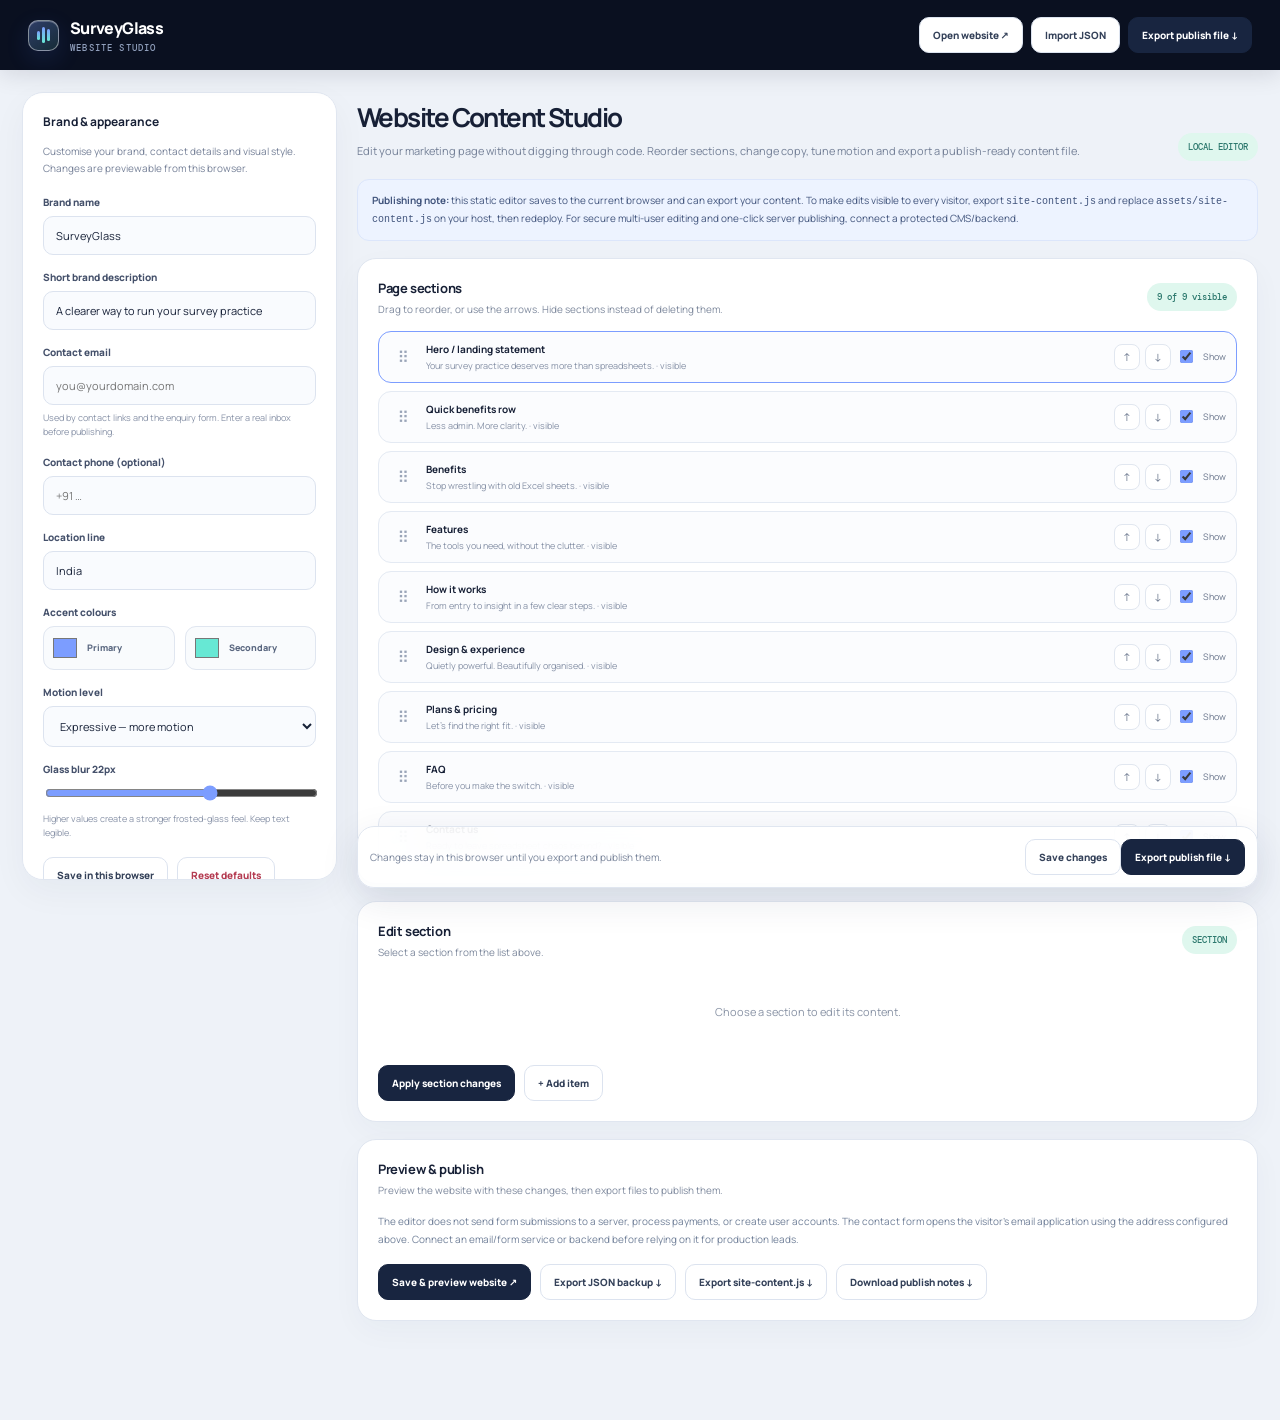
<file: SurveyGlass-Website/editor.html>
<!doctype html>
<html lang="en">
<head>
  <meta charset="utf-8">
  <meta name="viewport" content="width=device-width, initial-scale=1">
  <meta name="theme-color" content="#0a1020">
  <title>SurveyGlass — Website Content Editor</title>
  <link rel="icon" href="assets/favicon.svg" type="image/svg+xml">
  <link rel="stylesheet" href="assets/styles.css">
</head>
<body class="editor-page">
  <header class="editor-topbar">
    <a class="editor-top-brand" href="index.html"><span class="brand-mark"><span></span><span></span><span></span></span><span>SurveyGlass <small>WEBSITE STUDIO</small></span></a>
    <div class="editor-top-actions"><a href="index.html" class="editor-button" target="_blank" rel="noopener">Open website ↗</a><button class="editor-button" id="importButton">Import JSON</button><button class="editor-button primary" id="exportJsButton">Export publish file ↓</button><input id="importFile" type="file" accept="application/json,.json" class="hidden"></div>
  </header>
  <div class="editor-layout">
    <aside class="editor-sidebar">
      <h2>Brand & appearance</h2><p class="help">Customise your brand, contact details and visual style. Changes are previewable from this browser.</p>
      <div class="editor-control"><label for="brandInput">Brand name</label><input id="brandInput" type="text" maxlength="80"></div>
      <div class="editor-control"><label for="descriptorInput">Short brand description</label><input id="descriptorInput" type="text" maxlength="160"></div>
      <div class="editor-control"><label for="contactEmailSetting">Contact email</label><input id="contactEmailSetting" type="email" placeholder="you@yourdomain.com"><small>Used by contact links and the enquiry form. Enter a real inbox before publishing.</small></div>
      <div class="editor-control"><label for="contactPhoneSetting">Contact phone (optional)</label><input id="contactPhoneSetting" type="tel" placeholder="+91 …"></div>
      <div class="editor-control"><label for="contactLocationSetting">Location line</label><input id="contactLocationSetting" type="text" placeholder="India"></div>
      <div class="editor-control"><label>Accent colours</label><div class="editor-color-row"><div class="editor-color"><input type="color" id="accentColor"><span>Primary</span></div><div class="editor-color"><input type="color" id="accent2Color"><span>Secondary</span></div></div></div>
      <div class="editor-control"><label for="motionSelect">Motion level</label><select id="motionSelect"><option value="high">Expressive — more motion</option><option value="subtle">Subtle — calmer motion</option><option value="off">Reduced motion</option></select></div>
      <div class="editor-control"><label for="glassRange">Glass blur <output id="glassValue">22px</output></label><input id="glassRange" type="range" min="0" max="36" value="22" style="width:100%;accent-color:var(--accent)"><small>Higher values create a stronger frosted-glass feel. Keep text legible.</small></div>
      <div class="editor-actions-row"><button class="editor-button" id="saveButton">Save in this browser</button><button class="editor-button danger" id="resetButton">Reset defaults</button></div>
    </aside>
    <main class="editor-main">
      <div class="editor-heading"><div><h1>Website Content Studio</h1><p>Edit your marketing page without digging through code. Reorder sections, change copy, tune motion and export a publish-ready content file.</p></div><span class="status-pill" id="saveStatus">LOCAL EDITOR</span></div>
      <div class="editor-notice"><strong>Publishing note:</strong> this static editor saves to the current browser and can export your content. To make edits visible to every visitor, export <code>site-content.js</code> and replace <code>assets/site-content.js</code> on your host, then redeploy. For secure multi-user editing and one-click server publishing, connect a protected CMS/backend.</div>
      <section class="editor-panel">
        <div class="editor-panel-head"><div><h2>Page sections</h2><p>Drag to reorder, or use the arrows. Hide sections instead of deleting them.</p></div><span class="status-pill" id="visibleCount">9 visible</span></div>
        <div class="section-list" id="sectionList"></div>
      </section>
      <section class="editor-panel" id="sectionEditorPanel">
        <div class="editor-panel-head"><div><h2 id="activeSectionTitle">Edit section</h2><p id="activeSectionSub">Select a section from the list above.</p></div><span class="status-pill" id="sectionTypeBadge">SECTION</span></div>
        <div id="sectionFields"><div class="editor-empty">Choose a section to edit its content.</div></div>
        <div class="editor-actions-row"><button class="editor-button primary" id="saveSectionButton">Apply section changes</button><button class="editor-button" id="addItemButton">+ Add item</button></div>
      </section>
      <section class="editor-panel">
        <div class="editor-panel-head"><div><h2>Preview & publish</h2><p>Preview the website with these changes, then export files to publish them.</p></div></div>
        <p class="editor-preview-note">The editor does not send form submissions to a server, process payments, or create user accounts. The contact form opens the visitor's email application using the address configured above. Connect an email/form service or backend before relying on it for production leads.</p>
        <div class="editor-actions-row"><button class="editor-button primary" id="previewButton">Save & preview website ↗</button><button class="editor-button" id="exportJsonButton">Export JSON backup ↓</button><button class="editor-button" id="exportJsButtonBottom">Export site-content.js ↓</button><button class="editor-button" id="downloadReadmeButton">Download publish notes ↓</button></div>
      </section>
      <div class="editor-bottom-actions"><span id="bottomStatus">Changes stay in this browser until you export and publish them.</span><div><button class="editor-button" id="saveBottomButton">Save changes</button><button class="editor-button primary" id="publishBottomButton">Export publish file ↓</button></div></div>
    </main>
  </div>
  <div class="toast-region" id="toastRegion" aria-live="polite" aria-atomic="true"></div>
  <script src="assets/site-content.js"></script>
  <script src="assets/editor.js"></script>
</body>
</html>
</file>
<file: SurveyGlass-Website/assets/styles.css>
@import url('https://fonts.googleapis.com/css2?family=DM+Mono:wght@400;500&family=Manrope:wght@400;500;600;700;800&display=swap');
:root{--ink:#f7f8ff;--muted:#9ca9c4;--night:#090e1b;--night2:#0d1426;--panel:rgba(255,255,255,.065);--panel2:rgba(255,255,255,.105);--line:rgba(255,255,255,.12);--accent:#7c9dff;--accent2:#67e8d4;--text:#141b2d;--body:#5a6479;--surface:#f6f8fc;--white:#fff;--lightline:#e5e9f2;--shadow:0 26px 80px rgba(18,30,60,.12);--radius:26px;--ease:cubic-bezier(.2,.75,.25,1);--motion-factor:1; color-scheme:light dark}
*{box-sizing:border-box}html{scroll-behavior:smooth;scroll-padding-top:100px}body{margin:0;font-family:Manrope,Inter,system-ui,-apple-system,BlinkMacSystemFont,"Segoe UI",sans-serif;color:var(--text);background:var(--surface);overflow-x:hidden}body.reduce-motion *,body.reduce-motion *::before,body.reduce-motion *::after{animation-duration:.01ms!important;animation-iteration-count:1!important;transition-duration:.01ms!important;scroll-behavior:auto!important}a{color:inherit;text-decoration:none}button,input,textarea,select{font:inherit}button{cursor:pointer}button:focus-visible,a:focus-visible,input:focus-visible,textarea:focus-visible,select:focus-visible{outline:3px solid color-mix(in srgb,var(--accent) 75%,white);outline-offset:3px}.scroll-progress{position:fixed;z-index:1000;top:0;left:0;width:100%;height:3px;background:transparent}.scroll-progress span{height:100%;width:0;display:block;background:linear-gradient(90deg,var(--accent),var(--accent2));box-shadow:0 0 16px var(--accent)}
.site-header{position:sticky;top:0;z-index:100;display:flex;align-items:center;justify-content:space-between;gap:24px;padding:17px clamp(20px,5vw,78px);background:rgba(9,14,27,.78);border-bottom:1px solid rgba(255,255,255,.09);backdrop-filter:blur(24px) saturate(145%);-webkit-backdrop-filter:blur(24px) saturate(145%);color:#f8faff}.brand{display:inline-flex;align-items:center;gap:11px;flex-shrink:0;font-weight:800;letter-spacing:-.04em;font-size:19px}.brand-mark{width:31px;height:31px;border:1px solid rgba(255,255,255,.45);border-radius:10px;display:flex;align-items:center;justify-content:center;gap:2px;background:linear-gradient(145deg,rgba(124,157,255,.32),rgba(103,232,212,.13));box-shadow:inset 0 1px 0 rgba(255,255,255,.24),0 8px 24px rgba(80,118,255,.14)}.brand-mark span{width:3px;border-radius:4px;background:linear-gradient(var(--accent),var(--accent2));display:block}.brand-mark span:nth-child(1){height:9px}.brand-mark span:nth-child(2){height:16px}.brand-mark span:nth-child(3){height:12px}.desktop-nav{display:flex;align-items:center;gap:clamp(18px,2.5vw,36px);color:#bbc5dc;font-size:12px;font-weight:700}.desktop-nav a,.mobile-nav a{transition:color .2s}.desktop-nav a:hover,.mobile-nav a:hover{color:#fff}.header-actions{display:flex;align-items:center;gap:11px}.button{display:inline-flex;align-items:center;justify-content:center;gap:11px;border:1px solid transparent;border-radius:999px;padding:14px 21px;font-size:12px;font-weight:800;letter-spacing:-.01em;transition:transform .28s var(--ease),box-shadow .28s,border-color .28s,background .28s;position:relative;overflow:hidden}.button:hover{transform:translateY(-3px)}.button:active{transform:translateY(-1px) scale(.985)}.button-primary{color:#071020;background:linear-gradient(115deg,var(--accent),color-mix(in srgb,var(--accent2) 55%,var(--accent)));box-shadow:0 8px 30px color-mix(in srgb,var(--accent) 25%,transparent),inset 0 1px 0 rgba(255,255,255,.75)}.button-primary:hover{box-shadow:0 14px 40px color-mix(in srgb,var(--accent) 34%,transparent)}.button-secondary{color:#f7f8ff;background:rgba(255,255,255,.055);border-color:rgba(255,255,255,.2);backdrop-filter:blur(12px)}.button-secondary:hover{background:rgba(255,255,255,.1);border-color:rgba(255,255,255,.32)}.button-small{padding:11px 16px;font-size:11px}.button-light{background:#fff;color:#111a2b;box-shadow:0 8px 28px rgba(0,0,0,.15)}.icon-button{width:38px;height:38px;border-radius:13px;background:rgba(255,255,255,.06);border:1px solid rgba(255,255,255,.12);color:white;display:grid;place-items:center;font-size:19px;transition:background .2s,transform .2s}.icon-button:hover{background:rgba(255,255,255,.13);transform:translateY(-2px)}.menu-toggle,.mobile-nav{display:none}
#dynamicSections{overflow:hidden}.section{position:relative;padding:112px clamp(20px,7vw,110px);isolation:isolate}.section-inner{max-width:1220px;margin:0 auto;position:relative;z-index:1}.section-light{background:var(--surface);color:var(--text)}.section-white{background:#fff;color:var(--text)}.section-dark{background:linear-gradient(150deg,#0b1020 0%,#0f1931 60%,#0b1325 100%);color:#f8faff}.section-hero{padding-top:75px;padding-bottom:100px;background:radial-gradient(ellipse at 77% 34%,rgba(61,100,206,.2),transparent 37%),radial-gradient(ellipse at 8% 0%,rgba(82,212,201,.08),transparent 38%),linear-gradient(145deg,#080d19 0%,#10182e 54%,#0b1224 100%);color:#f7f8ff;min-height:740px;display:flex;align-items:center}.section-hero::before{content:"";position:absolute;inset:0;opacity:.22;z-index:-1;background-image:linear-gradient(rgba(255,255,255,.035) 1px,transparent 1px),linear-gradient(90deg,rgba(255,255,255,.035) 1px,transparent 1px);background-size:62px 62px;mask-image:linear-gradient(90deg,#000,transparent 88%)}.hero-layout{display:grid;grid-template-columns:1fr 1.08fr;align-items:center;gap:clamp(28px,5vw,75px)}.eyebrow{display:inline-flex;align-items:center;gap:9px;font:500 10px/1.4 "DM Mono",monospace;text-transform:uppercase;letter-spacing:.16em;color:color-mix(in srgb,var(--accent2) 75%,white);margin-bottom:24px}.eyebrow::before{content:"";width:21px;height:1px;background:currentColor;box-shadow:0 0 10px currentColor}.hero-copy h1{font-size:clamp(42px,5.7vw,76px);line-height:1.02;letter-spacing:-.07em;font-weight:800;max-width:670px;margin:0 0 25px}.hero-copy h1 em{font-style:normal;color:transparent;background:linear-gradient(106deg,var(--accent),#b4c7ff 50%,var(--accent2));background-clip:text;-webkit-background-clip:text;position:relative}.hero-copy>p{font-size:15px;line-height:1.9;color:#aeb9d1;max-width:520px;margin:0 0 30px}.hero-actions{display:flex;flex-wrap:wrap;gap:12px}.hero-bullets{display:flex;flex-wrap:wrap;gap:8px;margin-top:28px}.mini-pill{font-size:10px;font-weight:700;color:#c9d2e6;display:inline-flex;align-items:center;gap:7px;background:rgba(255,255,255,.045);border:1px solid rgba(255,255,255,.1);border-radius:999px;padding:9px 12px}.mini-pill::before{content:"✓";color:var(--accent2);font-size:12px}.hero-visual{position:relative;min-width:0;perspective:1300px;animation:heroFloat 9s ease-in-out infinite}.product-window{position:relative;padding:14px;border:1px solid rgba(255,255,255,.2);border-radius:28px;background:linear-gradient(140deg,rgba(255,255,255,.16),rgba(255,255,255,.035));box-shadow:0 50px 130px rgba(0,0,0,.36),inset 0 1px 0 rgba(255,255,255,.3);backdrop-filter:blur(24px);transform:rotateY(-7deg) rotateX(3deg);transform-style:preserve-3d}.window-top{height:32px;display:flex;align-items:center;justify-content:space-between;padding:0 6px 11px;color:#aebbd6;font-size:9px;letter-spacing:.08em}.window-dots{display:flex;gap:5px}.window-dots i{width:6px;height:6px;border-radius:50%;background:rgba(255,255,255,.28)}.window-title{font-size:10px;color:#eef3ff;font-weight:700;letter-spacing:0}.dashboard-ui{display:grid;grid-template-columns:95px 1fr;min-height:390px;overflow:hidden;border:1px solid rgba(255,255,255,.1);border-radius:18px;background:rgba(8,13,26,.76)}.mock-sidebar{padding:16px 10px;border-right:1px solid rgba(255,255,255,.08);background:rgba(255,255,255,.025)}.mock-logo{height:23px;display:flex;gap:4px;align-items:center;margin-bottom:23px}.mock-logo i{height:4px;width:4px;border-radius:50%;background:var(--accent)}.mock-logo b{font-size:8px;color:#e5ebfa}.mock-nav-item{font-size:7px;color:#7f8ba9;border-radius:7px;padding:8px 6px;margin-bottom:4px}.mock-nav-item.active{background:rgba(124,157,255,.18);color:#dfe7ff;box-shadow:inset 2px 0 var(--accent)}.mock-main{padding:18px;min-width:0}.mock-greeting{display:flex;align-items:center;justify-content:space-between;gap:10px;margin-bottom:17px}.mock-greeting h3{font-size:15px;letter-spacing:-.04em;margin:0 0 3px;color:#f5f7ff}.mock-greeting p{font-size:7px;color:#8090b2;margin:0}.mock-avatar{height:24px;width:24px;border-radius:50%;background:linear-gradient(145deg,var(--accent),var(--accent2));box-shadow:0 0 20px rgba(124,157,255,.3)}.mock-metrics{display:grid;grid-template-columns:repeat(3,1fr);gap:7px}.mock-metric{padding:11px 10px;background:rgba(255,255,255,.045);border:1px solid rgba(255,255,255,.085);border-radius:10px}.mock-metric label{display:block;color:#7e8dad;font-size:6px;margin-bottom:8px}.mock-metric strong{display:block;color:#f8faff;font-size:14px;letter-spacing:-.05em}.mock-metric small{display:block;font-size:6px;color:var(--accent2);margin-top:6px}.mock-panel{margin-top:11px;padding:13px;background:rgba(255,255,255,.035);border:1px solid rgba(255,255,255,.075);border-radius:11px}.mock-panel-head{display:flex;align-items:center;justify-content:space-between;color:#e8edfa;font-size:8px;margin-bottom:14px}.mock-panel-head span{font-size:6px;color:#8491ad}.chart-bars{height:100px;display:flex;align-items:end;gap:10px;padding:0 8px 13px;border-bottom:1px solid rgba(255,255,255,.09);position:relative}.chart-bars::before,.chart-bars::after{content:"";position:absolute;left:0;right:0;border-top:1px dashed rgba(255,255,255,.08)}.chart-bars::before{top:25%}.chart-bars::after{top:55%}.chart-bar-pair{height:100%;display:flex;align-items:end;gap:3px;flex:1;position:relative;z-index:1}.chart-bar-pair i{width:50%;border-radius:4px 4px 1px 1px;background:linear-gradient(180deg,var(--accent),rgba(124,157,255,.25));animation:barRise 1.2s var(--ease) both}.chart-bar-pair i:last-child{background:linear-gradient(180deg,var(--accent2),rgba(103,232,212,.2))}.chart-bar-pair:nth-child(1) i{height:32%}.chart-bar-pair:nth-child(2) i{height:55%}.chart-bar-pair:nth-child(3) i{height:44%}.chart-bar-pair:nth-child(4) i{height:70%}.chart-bar-pair:nth-child(5) i{height:62%}.chart-bar-pair:nth-child(6) i{height:86%}.chart-bar-pair:nth-child(7) i{height:77%}.chart-labels{display:flex;justify-content:space-around;color:#6d7c9b;font-size:6px;margin-top:7px}.mock-bottom-row{display:grid;grid-template-columns:1fr 1fr;gap:9px;margin-top:10px}.mock-mini-panel{padding:11px;border-radius:10px;background:rgba(255,255,255,.035);border:1px solid rgba(255,255,255,.075)}.mini-panel-title{font-size:7px;color:#cbd4e9;margin-bottom:10px}.progress-line{display:flex;gap:6px;align-items:center;font-size:6px;color:#8592b0;margin:8px 0}.progress-line span{width:34px;flex-shrink:0}.progress-line b{height:4px;flex:1;border-radius:5px;background:rgba(255,255,255,.08);overflow:hidden}.progress-line b i{display:block;height:100%;border-radius:inherit;background:linear-gradient(90deg,var(--accent),var(--accent2))}.float-card{position:absolute;z-index:2;display:flex;gap:10px;align-items:center;padding:13px 15px;background:rgba(20,30,54,.82);border:1px solid rgba(255,255,255,.18);border-radius:15px;box-shadow:0 20px 50px rgba(0,0,0,.25);backdrop-filter:blur(24px);color:#f7faff}.float-card small{display:block;font-size:8px;color:#a7b2ca;margin-bottom:3px}.float-card strong{font-size:12px;letter-spacing:-.03em}.float-icon{width:31px;height:31px;border-radius:10px;display:grid;place-items:center;background:rgba(103,232,212,.13);color:var(--accent2);font-size:16px}.float-card.received{right:-22px;top:13%}.float-card.received .float-icon{background:rgba(103,232,212,.12)}.float-card.pending{left:-35px;bottom:10%;animation-delay:-2s}.float-card.pending .float-icon{background:rgba(255,190,98,.13);color:#ffcf91}.orb{position:absolute;border-radius:50%;filter:blur(1px);pointer-events:none}.orb-a{width:120px;height:120px;right:-10px;top:-20px;background:rgba(103,232,212,.12);filter:blur(38px)}.orb-b{width:160px;height:160px;left:-20px;bottom:0;background:rgba(124,157,255,.18);filter:blur(50px)}
.section-heading{max-width:770px;margin:0 0 48px}.section-heading.center{text-align:center;margin-left:auto;margin-right:auto}.section-heading .eyebrow{color:color-mix(in srgb,var(--accent) 68%,#465cb0)}.section-dark .section-heading .eyebrow{color:var(--accent2)}.section-heading h2{font-size:clamp(31px,4.1vw,53px);letter-spacing:-.065em;line-height:1.09;margin:0 0 18px;font-weight:800}.section-heading p{font-size:14px;line-height:1.9;color:var(--body);margin:0;max-width:660px}.section-dark .section-heading p{color:#a8b4cc}.proof-grid{display:grid;grid-template-columns:repeat(3,1fr);gap:13px}.proof-card{padding:25px 24px;border:1px solid var(--lightline);border-radius:20px;background:linear-gradient(145deg,#fff,#f9fbff);box-shadow:0 10px 32px rgba(18,30,60,.035);transition:transform .3s var(--ease),box-shadow .3s}.proof-card:hover{transform:translateY(-5px);box-shadow:var(--shadow)}.proof-mark{height:37px;width:37px;border-radius:12px;display:grid;place-items:center;color:#324779;background:linear-gradient(145deg,color-mix(in srgb,var(--accent) 22%,white),color-mix(in srgb,var(--accent2) 20%,white));font-size:16px;margin-bottom:23px}.proof-card h3,.benefit-card h3,.feature-card h3,.step-card h3,.experience-card h3{font-size:15px;letter-spacing:-.035em;margin:0 0 9px}.proof-card p,.benefit-card p,.feature-card p,.step-card p,.experience-card p{font-size:12px;line-height:1.8;color:var(--body);margin:0}.section-feature{background:#edf2fa}.benefit-grid{display:grid;grid-template-columns:repeat(3,1fr);gap:14px}.benefit-card{min-height:218px;padding:26px;border-radius:23px;background:rgba(255,255,255,.83);border:1px solid rgba(187,199,222,.5);box-shadow:0 12px 34px rgba(35,56,92,.035);position:relative;overflow:hidden;transition:transform .35s var(--ease),box-shadow .35s}.benefit-card::after{content:"";width:130px;height:130px;position:absolute;right:-56px;bottom:-60px;border-radius:50%;background:color-mix(in srgb,var(--accent) 13%,transparent);filter:blur(2px);transition:transform .6s var(--ease)}.benefit-card:hover{transform:translateY(-7px);box-shadow:0 24px 54px rgba(35,56,92,.1)}.benefit-card:hover::after{transform:scale(1.8)}.card-number{font:500 10px "DM Mono",monospace;color:#7f8bac;display:block;margin-bottom:27px}.benefit-card h3{font-size:16px}.feature-grid{display:grid;grid-template-columns:repeat(4,1fr);gap:13px}.feature-card{position:relative;overflow:hidden;padding:24px 20px;min-height:237px;background:linear-gradient(145deg,rgba(255,255,255,.095),rgba(255,255,255,.035));border:1px solid rgba(255,255,255,.13);border-radius:22px;box-shadow:inset 0 1px 0 rgba(255,255,255,.12);transition:transform .35s var(--ease),background .35s,border-color .35s}.feature-card::before{content:"";position:absolute;inset:-1px;background:radial-gradient(circle at var(--mx,50%) var(--my,20%),rgba(124,157,255,.14),transparent 48%);opacity:0;transition:opacity .3s;pointer-events:none}.feature-card:hover{transform:translateY(-6px);border-color:rgba(124,157,255,.35);background:rgba(255,255,255,.08)}.feature-card:hover::before{opacity:1}.feature-glyph{width:36px;height:36px;border:1px solid rgba(255,255,255,.13);background:linear-gradient(145deg,rgba(124,157,255,.19),rgba(103,232,212,.1));border-radius:12px;display:grid;place-items:center;color:var(--accent2);font-size:16px;margin-bottom:24px}.feature-card h3{color:#f4f6ff}.feature-card p{color:#9eabc4}.feature-badge{font:500 7px "DM Mono",monospace;letter-spacing:.1em;color:#9faff2;display:block;margin-top:19px}.steps-grid{display:grid;grid-template-columns:repeat(4,1fr);gap:0;position:relative}.steps-grid::before{content:"";position:absolute;top:28px;left:7%;right:7%;height:1px;background:linear-gradient(90deg,transparent,var(--lightline) 10%,var(--lightline) 90%,transparent)}.step-card{padding:0 21px 10px;position:relative}.step-index{position:relative;z-index:1;width:56px;height:56px;display:grid;place-items:center;border-radius:18px;background:#fff;border:1px solid #dce3f0;box-shadow:0 8px 25px rgba(25,40,75,.06);font:500 11px "DM Mono",monospace;color:#596d9e;margin:0 0 27px}.step-card h3{font-size:15px}.showcase-band{background:radial-gradient(ellipse at 80% 30%,rgba(124,157,255,.14),transparent 35%),linear-gradient(140deg,#111a31,#080d19);color:white;overflow:hidden}.showcase-layout{display:grid;grid-template-columns:.82fr 1.18fr;align-items:center;gap:60px}.showcase-copy .section-heading{margin:0}.showcase-copy .section-heading h2{font-size:clamp(33px,4.4vw,56px)}.showcase-copy .section-heading p{color:#a7b4ce}.experience-grid{display:grid;grid-template-columns:repeat(3,1fr);gap:14px}.experience-card{padding:27px;border:1px solid var(--lightline);border-radius:22px;background:white;min-height:200px}.experience-symbol{width:42px;height:42px;border-radius:14px;background:linear-gradient(140deg,color-mix(in srgb,var(--accent) 22%,white),color-mix(in srgb,var(--accent2) 20%,white));display:grid;place-items:center;font-size:17px;color:#334b80;margin-bottom:24px}.plans-grid{display:grid;grid-template-columns:repeat(3,1fr);gap:15px;align-items:stretch}.plan-card{padding:28px 26px 25px;border-radius:25px;border:1px solid var(--lightline);background:white;display:flex;flex-direction:column;box-shadow:0 10px 30px rgba(20,35,65,.035);position:relative;transition:transform .3s var(--ease),box-shadow .3s}.plan-card:hover{transform:translateY(-6px);box-shadow:var(--shadow)}.plan-card.featured{border-color:color-mix(in srgb,var(--accent) 55%,white);box-shadow:0 15px 50px color-mix(in srgb,var(--accent) 14%,transparent)}.plan-card.featured::before{content:"RECOMMENDED";position:absolute;right:17px;top:17px;padding:6px 8px;border-radius:999px;background:color-mix(in srgb,var(--accent) 15%,white);color:#536eaa;font:500 7px "DM Mono",monospace;letter-spacing:.08em}.plan-card h3{font-size:16px;margin:0 0 11px}.plan-price{font-size:27px;font-weight:800;letter-spacing:-.06em;margin:0 0 11px}.plan-desc{font-size:11px;line-height:1.8;color:var(--body);min-height:60px;margin:0 0 19px}.plan-divider{height:1px;background:var(--lightline);margin:0 0 17px}.plan-features{padding:0;list-style:none;margin:0 0 25px;display:grid;gap:13px;flex:1}.plan-features li{font-size:11px;color:#49546a;display:flex;gap:9px;line-height:1.5}.plan-features li::before{content:"✓";color:#3a9d8d;font-weight:800}.plan-card .button{width:100%}.faq-layout{display:grid;grid-template-columns:.68fr 1.32fr;gap:70px;align-items:start}.faq-title .section-heading{position:sticky;top:115px}.faq-list{display:grid;gap:10px}.faq-item{border:1px solid var(--lightline);background:rgba(255,255,255,.85);border-radius:17px;overflow:hidden;transition:border-color .2s,box-shadow .2s}.faq-item[open]{border-color:color-mix(in srgb,var(--accent) 35%,var(--lightline));box-shadow:0 8px 28px rgba(25,45,80,.05)}.faq-item summary{cursor:pointer;list-style:none;display:flex;align-items:center;gap:20px;justify-content:space-between;padding:20px 22px;font-size:12px;line-height:1.65;font-weight:800}.faq-item summary::-webkit-details-marker{display:none}.faq-item summary::after{content:"+";height:25px;width:25px;flex-shrink:0;border:1px solid var(--lightline);border-radius:50%;display:grid;place-items:center;font-size:17px;color:#6a7ca2;transition:transform .2s}.faq-item[open] summary::after{content:"−";transform:rotate(180deg);background:color-mix(in srgb,var(--accent) 12%,white)}.faq-answer{padding:0 22px 21px;font-size:12px;line-height:1.85;color:var(--body);max-width:720px}.contact-band{background:radial-gradient(ellipse at 88% 12%,rgba(103,232,212,.17),transparent 35%),radial-gradient(ellipse at 4% 100%,rgba(124,157,255,.2),transparent 40%),linear-gradient(135deg,#121d38,#090e1b);color:#f8faff}.contact-layout{display:grid;grid-template-columns:.9fr 1.1fr;gap:75px;align-items:center}.contact-band .section-heading{margin:0}.contact-band .section-heading p{color:#abb8d0}.contact-meta{display:flex;flex-wrap:wrap;gap:10px;margin-top:27px}.contact-meta span{font-size:10px;color:#c1cbe0;border:1px solid rgba(255,255,255,.14);border-radius:999px;padding:9px 12px;background:rgba(255,255,255,.04)}.contact-form{padding:28px;border:1px solid rgba(255,255,255,.18);border-radius:25px;background:rgba(255,255,255,.075);box-shadow:inset 0 1px 0 rgba(255,255,255,.13),0 24px 80px rgba(0,0,0,.2);backdrop-filter:blur(25px)}.form-row{display:grid;grid-template-columns:1fr 1fr;gap:13px}.field{display:grid;gap:8px;margin-bottom:14px}.field label{font-size:10px;font-weight:800;color:#dce5fa}.field input,.field textarea,.field select{width:100%;padding:13px 14px;color:#f9fbff;background:rgba(4,9,20,.4);border:1px solid rgba(255,255,255,.14);border-radius:12px;outline:none;font-size:11px;transition:border-color .2s,box-shadow .2s}.field input:focus,.field textarea:focus{border-color:color-mix(in srgb,var(--accent) 70%,white);box-shadow:0 0 0 3px color-mix(in srgb,var(--accent) 12%,transparent)}.field textarea{min-height:108px;resize:vertical}.field input::placeholder,.field textarea::placeholder{color:#73809d}.contact-form .button{width:100%;margin-top:5px}.form-privacy{font-size:9px;line-height:1.7;color:#91a0bb;text-align:center;margin:12px 0 0}.site-footer{background:#080c16;color:#dfe6f4;padding:39px clamp(20px,7vw,110px) 20px}.footer-main{max-width:1220px;margin:0 auto 33px;display:flex;align-items:center;gap:25px;flex-wrap:wrap}.footer-main p{font-size:10px;color:#8592aa;margin:0;flex:1}.footer-email{font-size:10px;color:#c4d4ff}.footer-bottom{max-width:1220px;margin:0 auto;padding-top:19px;border-top:1px solid rgba(255,255,255,.1);display:flex;align-items:center;justify-content:space-between;gap:15px;color:#71809c;font-size:9px}.footer-bottom div{display:flex;gap:11px}.footer-bottom a:hover{color:white}.editor-link{opacity:.65}.footer-dot{opacity:.5}.back-to-top{position:fixed;z-index:90;bottom:25px;right:25px;width:44px;height:44px;border:1px solid rgba(255,255,255,.18);border-radius:14px;background:rgba(15,24,45,.82);backdrop-filter:blur(16px);color:white;font-size:18px;box-shadow:0 10px 28px rgba(0,0,0,.2);opacity:0;pointer-events:none;transform:translateY(10px);transition:opacity .25s,transform .25s}.back-to-top.show{opacity:1;pointer-events:auto;transform:translateY(0)}.toast-region{position:fixed;z-index:999;bottom:25px;left:50%;transform:translateX(-50%);display:grid;gap:8px;pointer-events:none}.toast{padding:12px 17px;border-radius:13px;background:#111b30;color:white;border:1px solid rgba(255,255,255,.18);box-shadow:0 18px 40px rgba(0,0,0,.23);font-size:12px;animation:toastIn .25s var(--ease) both}.ambient{position:absolute;pointer-events:none;border-radius:50%;filter:blur(75px);opacity:.18;z-index:-1}.ambient-one{width:310px;height:310px;top:520px;right:-190px;background:var(--accent)}.ambient-two{width:250px;height:250px;top:1300px;left:-180px;background:var(--accent2)}.reveal{opacity:0;transform:translateY(24px);transition:opacity .8s var(--ease),transform .8s var(--ease)}.reveal.visible{opacity:1;transform:translateY(0)}.stagger>*{transition-delay:calc(var(--i,0)*70ms)}
/* Editor page */
.editor-page{background:#eef2f8;min-height:100vh;color:#172036}.editor-topbar{height:70px;background:#0a1020;color:white;display:flex;align-items:center;justify-content:space-between;padding:0 28px;gap:16px;position:sticky;top:0;z-index:50;box-shadow:0 4px 25px rgba(8,15,31,.12)}.editor-top-brand{display:flex;align-items:center;gap:11px;font-weight:800;letter-spacing:-.04em}.editor-top-brand small{display:block;font:500 9px "DM Mono",monospace;color:#91a0bd;letter-spacing:.13em;text-transform:uppercase;margin-top:3px}.editor-top-actions{display:flex;gap:8px;align-items:center}.editor-top-actions .button{padding:10px 14px;font-size:10px}.editor-layout{max-width:1500px;margin:auto;display:grid;grid-template-columns:315px minmax(0,1fr);gap:20px;padding:22px}.editor-sidebar{background:#fff;border:1px solid #e0e6f0;border-radius:21px;padding:20px;align-self:start;position:sticky;top:91px;max-height:calc(100vh - 112px);overflow:auto;box-shadow:0 12px 35px rgba(27,43,75,.045)}.editor-sidebar h2{font-size:12px;margin:0 0 13px}.editor-sidebar .help{font-size:10px;line-height:1.7;color:#768198;margin:0 0 18px}.editor-control{margin-bottom:15px}.editor-control label,.editor-field label{display:block;font-size:10px;font-weight:800;color:#45516b;margin-bottom:7px}.editor-control input[type=text],.editor-control input[type=email],.editor-control input[type=tel],.editor-control input[type=url],.editor-control textarea,.editor-control select,.editor-field input,.editor-field textarea,.editor-field select{width:100%;border:1px solid #dce3ef;border-radius:10px;background:#f9fbfe;color:#182238;font-size:11px;padding:11px 12px;outline:none}.editor-control input:focus,.editor-control textarea:focus,.editor-field input:focus,.editor-field textarea:focus,.editor-control select:focus,.editor-field select:focus{border-color:var(--accent);box-shadow:0 0 0 3px color-mix(in srgb,var(--accent) 13%,transparent)}.editor-control small{display:block;color:#8993a8;font-size:9px;line-height:1.6;margin-top:6px}.editor-color-row{display:grid;grid-template-columns:1fr 1fr;gap:10px}.editor-color{display:flex;align-items:center;gap:8px;border:1px solid #e0e6f0;border-radius:11px;padding:7px;background:#f9fbfd}.editor-color input[type=color]{width:28px;height:28px;border:0;background:none;padding:0;cursor:pointer}.editor-color span{font-size:9px;font-weight:800;color:#59667f}.editor-main{min-width:0}.editor-heading{display:flex;justify-content:space-between;align-items:end;gap:20px;margin:7px 0 18px}.editor-heading h1{font-size:26px;letter-spacing:-.06em;margin:0 0 7px}.editor-heading p{color:#748097;font-size:11px;margin:0;line-height:1.7}.status-pill{font:500 9px "DM Mono",monospace;color:#2c786d;background:#dff7ee;padding:8px 10px;border-radius:999px;white-space:nowrap}.editor-panel{border:1px solid #e0e6f0;background:#fff;border-radius:19px;padding:20px;margin-bottom:17px;box-shadow:0 10px 30px rgba(27,43,75,.035)}.editor-panel-head{display:flex;align-items:center;justify-content:space-between;gap:14px;margin-bottom:15px}.editor-panel-head h2{font-size:13px;margin:0;letter-spacing:-.03em}.editor-panel-head p{font-size:10px;color:#7e899d;margin:5px 0 0}.section-list{display:grid;gap:8px}.section-item{display:grid;grid-template-columns:28px minmax(0,1fr) auto;align-items:center;gap:9px;padding:10px;border:1px solid #e4eaf3;background:#fbfcfe;border-radius:13px;cursor:grab;transition:border-color .2s,background .2s,transform .2s}.section-item.dragging{opacity:.45;transform:scale(.99)}.section-item.drag-over{border-color:var(--accent);background:#edf2ff}.drag-handle{color:#9aa5b8;font-size:16px;text-align:center;cursor:grab}.section-item strong{display:block;font-size:10px;margin-bottom:3px}.section-item small{display:block;font-size:9px;color:#8691a6}.section-item-actions{display:flex;align-items:center;gap:5px}.tiny-icon-button{width:26px;height:26px;border:1px solid #e1e7f0;background:white;color:#5e6b83;border-radius:8px;font-size:11px}.tiny-icon-button:hover{background:#eef3ff;color:#2f4f9f}.toggle{display:inline-flex;align-items:center;gap:7px;font-size:9px;color:#69758b;white-space:nowrap}.toggle input{accent-color:var(--accent)}.section-fields{display:grid;grid-template-columns:1fr 1fr;gap:13px}.editor-field.full{grid-column:1/-1}.editor-field textarea{min-height:80px;resize:vertical}.editor-field small{display:block;color:#8a94a8;font-size:9px;margin-top:5px;line-height:1.6}.editor-items{display:grid;gap:13px;margin-top:17px}.editor-item-card{border:1px solid #e5eaf2;border-radius:14px;padding:14px;background:#fbfcfe}.editor-item-title{display:flex;justify-content:space-between;align-items:center;gap:12px;margin-bottom:11px}.editor-item-title strong{font-size:10px}.editor-item-card .section-fields{gap:10px}.editor-item-card textarea{min-height:62px}.editor-actions-row{display:flex;gap:9px;flex-wrap:wrap;margin-top:16px}.editor-button{border:1px solid #dce3ef;border-radius:10px;background:#fff;color:#344159;font-size:10px;font-weight:800;padding:10px 13px;transition:transform .2s,background .2s}.editor-button:hover{background:#f3f6fc;transform:translateY(-1px)}.editor-button.primary{background:#182540;color:#fff;border-color:#182540}.editor-button.danger{color:#b43c52}.editor-button:disabled{opacity:.35;cursor:not-allowed;transform:none}.editor-notice{background:#edf3ff;color:#42557d;border:1px solid #dce6fb;padding:12px 14px;border-radius:12px;font-size:10px;line-height:1.7;margin-bottom:17px}.editor-preview-note{font-size:10px;line-height:1.8;color:#718099}.editor-bottom-actions{position:sticky;bottom:12px;padding:12px;display:flex;justify-content:space-between;align-items:center;gap:10px;background:rgba(255,255,255,.86);border:1px solid #e0e6f0;border-radius:17px;backdrop-filter:blur(20px);box-shadow:0 12px 38px rgba(27,43,75,.1);z-index:30}.editor-bottom-actions span{font-size:10px;color:#78849a}.editor-empty{padding:30px;text-align:center;color:#8993a5;font-size:11px}.hidden{display:none!important}
@keyframes heroFloat{0%,100%{transform:translateY(0)}50%{transform:translateY(-10px)}}@keyframes barRise{from{transform:scaleY(.15);transform-origin:bottom;opacity:.3}to{transform:scaleY(1);transform-origin:bottom;opacity:1}}@keyframes toastIn{from{opacity:0;transform:translateY(8px)}to{opacity:1;transform:translateY(0)}}
@media(prefers-reduced-motion:reduce){*,*::before,*::after{scroll-behavior:auto!important;animation-duration:.01ms!important;transition-duration:.01ms!important}}
@media(max-width:1100px){.hero-layout{grid-template-columns:1fr 1fr;gap:30px}.dashboard-ui{grid-template-columns:76px 1fr;min-height:350px}.mock-main{padding:13px}.feature-grid{grid-template-columns:repeat(2,1fr)}.showcase-layout{gap:35px}.editor-layout{grid-template-columns:280px minmax(0,1fr);padding:15px}.editor-sidebar{padding:16px}}
@media(max-width:820px){.desktop-nav{display:none}.menu-toggle{display:grid}.header-cta{display:none}.mobile-nav{position:absolute;top:100%;left:12px;right:12px;padding:12px;display:none;grid-template-columns:1fr 1fr;gap:6px;background:rgba(9,14,27,.96);border:1px solid rgba(255,255,255,.12);border-radius:18px;box-shadow:0 20px 60px rgba(0,0,0,.25)}.mobile-nav.open{display:grid}.mobile-nav a{font-size:12px;padding:12px;border-radius:10px;color:#c3cee4}.mobile-nav a:hover{background:rgba(255,255,255,.08)}.section{padding:80px 23px}.section-hero{padding-top:58px;padding-bottom:85px}.hero-layout{grid-template-columns:1fr;gap:57px}.hero-copy h1{font-size:clamp(43px,9vw,68px);max-width:650px}.hero-copy>p{font-size:14px}.hero-visual{max-width:660px;width:100%;margin:0 auto}.product-window{transform:none}.float-card.received{right:-8px}.float-card.pending{left:-8px}.proof-grid,.benefit-grid{grid-template-columns:repeat(2,1fr)}.steps-grid{grid-template-columns:repeat(2,1fr);gap:27px 0}.steps-grid::before{display:none}.step-card{padding:0 13px}.step-index{margin-bottom:18px}.showcase-layout{grid-template-columns:1fr}.showcase-copy .section-heading{max-width:700px}.experience-grid{grid-template-columns:repeat(3,1fr)}.plans-grid{grid-template-columns:1fr;max-width:520px;margin:auto}.plan-desc{min-height:0}.faq-layout{grid-template-columns:1fr;gap:25px}.faq-title .section-heading{position:static}.contact-layout{grid-template-columns:1fr;gap:35px}.contact-form{max-width:680px;width:100%}.editor-layout{grid-template-columns:1fr}.editor-sidebar{position:static;max-height:none}.editor-main{order:-1}.editor-topbar{padding:0 15px}.editor-top-actions .wide-label{display:none}}
@media(max-width:540px){.site-header{padding:13px 16px}.brand{font-size:17px}.brand-mark{width:29px;height:29px}.header-actions{gap:7px}.hero-copy h1{font-size:43px}.hero-copy>p{font-size:13px}.hero-actions .button{width:100%}.hero-bullets{gap:6px}.mini-pill{font-size:9px;padding:8px 10px}.product-window{padding:8px;border-radius:21px}.dashboard-ui{grid-template-columns:55px 1fr;min-height:300px}.mock-sidebar{padding:12px 6px}.mock-nav-item{font-size:6px;padding:8px 4px}.mock-main{padding:10px}.mock-metric{padding:8px 6px}.mock-metric strong{font-size:11px}.mock-bottom-row{gap:5px}.mock-panel{padding:9px}.chart-bars{height:77px;gap:5px;padding-left:2px;padding-right:2px}.float-card{padding:9px 10px;gap:7px}.float-card strong{font-size:10px}.float-card small{font-size:7px}.float-icon{width:25px;height:25px;font-size:13px}.float-card.received{right:-4px;top:12%}.float-card.pending{left:-4px;bottom:5%}.proof-grid,.benefit-grid,.feature-grid,.experience-grid,.steps-grid{grid-template-columns:1fr}.proof-card{padding:22px}.benefit-card{min-height:0}.feature-card{min-height:0}.feature-grid{grid-template-columns:1fr 1fr}.feature-card{padding:18px 15px}.feature-glyph{margin-bottom:18px}.feature-card h3{font-size:13px}.feature-card p{font-size:11px}.feature-badge{font-size:6px}.steps-grid{gap:27px}.step-card{display:grid;grid-template-columns:52px 1fr;gap:0 14px;padding:0}.step-index{grid-row:span 2;margin:0}.step-card h3{align-self:end}.step-card p{align-self:start}.contact-form{padding:18px}.form-row{grid-template-columns:1fr;gap:0}.footer-main{align-items:flex-start;gap:13px}.footer-main p{flex-basis:100%;order:2}.footer-email{margin-left:auto}.footer-bottom{align-items:flex-start;flex-direction:column}.section-heading{margin-bottom:32px}.section-heading h2{font-size:34px}.editor-top-brand small{display:none}.editor-top-actions .button{padding:9px;font-size:9px}.editor-layout{padding:10px;gap:10px}.editor-heading{align-items:flex-start;flex-direction:column}.section-fields{grid-template-columns:1fr}.editor-field.full{grid-column:auto}.editor-bottom-actions{align-items:flex-start;flex-direction:column}.section-item{grid-template-columns:22px 1fr auto}.section-item-actions{gap:3px}.toggle{font-size:8px}.editor-sidebar,.editor-panel{padding:14px}.editor-bottom-actions div{width:100%;display:flex;gap:6px;flex-wrap:wrap}.editor-bottom-actions .editor-button{flex:1}}
.button-secondary-plan{background:#f4f6fb;color:#33415f;border-color:#e0e6f0}.button-secondary-plan:hover{background:#eaf0ff;border-color:color-mix(in srgb,var(--accent) 35%,#dce3ef)}.pricing-disclaimer{font-size:9px;line-height:1.7;color:#8993a6;text-align:center;max-width:700px;margin:23px auto 0}.product-window,.float-card,.contact-form{backdrop-filter:blur(var(--glass-blur,22px)) saturate(135%);-webkit-backdrop-filter:blur(var(--glass-blur,22px)) saturate(135%)}body[data-motion="subtle"] .hero-visual{animation-duration:18s}body[data-motion="subtle"] .reveal{transition-duration:.38s;transform:translateY(10px)}body[data-motion="subtle"] .benefit-card:hover,body[data-motion="subtle"] .feature-card:hover,body[data-motion="subtle"] .plan-card:hover{transform:translateY(-2px)}
/* Optional alternate presentation theme, toggled from the navigation. */
.marketing-light-mode .site-header{background:rgba(248,250,255,.88);color:#172036;border-bottom-color:rgba(30,45,75,.1)}.marketing-light-mode .desktop-nav{color:#59647a}.marketing-light-mode .desktop-nav a:hover{color:#18223b}.marketing-light-mode .icon-button{color:#24314e;background:rgba(20,35,70,.05);border-color:rgba(20,35,70,.12)}.marketing-light-mode .section-hero{background:radial-gradient(ellipse at 77% 34%,color-mix(in srgb,var(--accent) 17%,transparent),transparent 37%),radial-gradient(ellipse at 8% 0%,color-mix(in srgb,var(--accent2) 12%,transparent),transparent 38%),linear-gradient(145deg,#f8faff,#eaf0fb 58%,#f7f9fd);color:#172036}.marketing-light-mode .section-hero::before{opacity:.5;background-image:linear-gradient(rgba(20,35,70,.04) 1px,transparent 1px),linear-gradient(90deg,rgba(20,35,70,.04) 1px,transparent 1px)}.marketing-light-mode .hero-copy>p{color:#58647a}.marketing-light-mode .hero-bullets .mini-pill{color:#384963;background:rgba(255,255,255,.55);border-color:rgba(50,75,115,.15)}.marketing-light-mode .button-secondary{color:#273653;background:rgba(255,255,255,.52);border-color:rgba(43,64,99,.17)}.marketing-light-mode .mobile-nav{background:rgba(250,252,255,.97);border-color:#dce3f0}.marketing-light-mode .mobile-nav a{color:#35415c}.marketing-light-mode .section-dark,.marketing-light-mode .showcase-band,.marketing-light-mode .contact-band{background:radial-gradient(ellipse at 86% 20%,color-mix(in srgb,var(--accent2) 14%,transparent),transparent 36%),linear-gradient(140deg,#f5f7fc,#e9eff8);color:#172036}.marketing-light-mode .section-dark .section-heading p,.marketing-light-mode .showcase-copy .section-heading p,.marketing-light-mode .contact-band .section-heading p{color:#5a667b}.marketing-light-mode .feature-card{background:rgba(255,255,255,.79);border-color:#dfe5f0;box-shadow:0 10px 30px rgba(25,42,75,.05)}.marketing-light-mode .feature-card h3{color:#18233b}.marketing-light-mode .feature-card p{color:#59647a}.marketing-light-mode .feature-badge{color:#5a6eaa}.marketing-light-mode .feature-glyph{background:linear-gradient(145deg,color-mix(in srgb,var(--accent) 15%,white),color-mix(in srgb,var(--accent2) 18%,white));border-color:#dfe6f2}.marketing-light-mode .contact-meta span{color:#46536b;border-color:#dce3ef;background:rgba(255,255,255,.55)}.marketing-light-mode .contact-form{background:rgba(255,255,255,.68);border-color:#d7e0ef;box-shadow:0 24px 70px rgba(30,45,80,.09)}.marketing-light-mode .field label{color:#34415a}.marketing-light-mode .field input,.marketing-light-mode .field textarea,.marketing-light-mode .field select{background:rgba(255,255,255,.85);border-color:#d4ddec;color:#18233b}.marketing-light-mode .field input::placeholder,.marketing-light-mode .field textarea::placeholder{color:#8b95a8}.marketing-light-mode .form-privacy{color:#758199}.marketing-light-mode .contact-copy .eyebrow{color:#4a66ad}.marketing-light-mode .contact-band .button-primary{color:#071020}.marketing-light-mode .section-dark .section-heading .eyebrow{color:#4d8f89}
</file>
